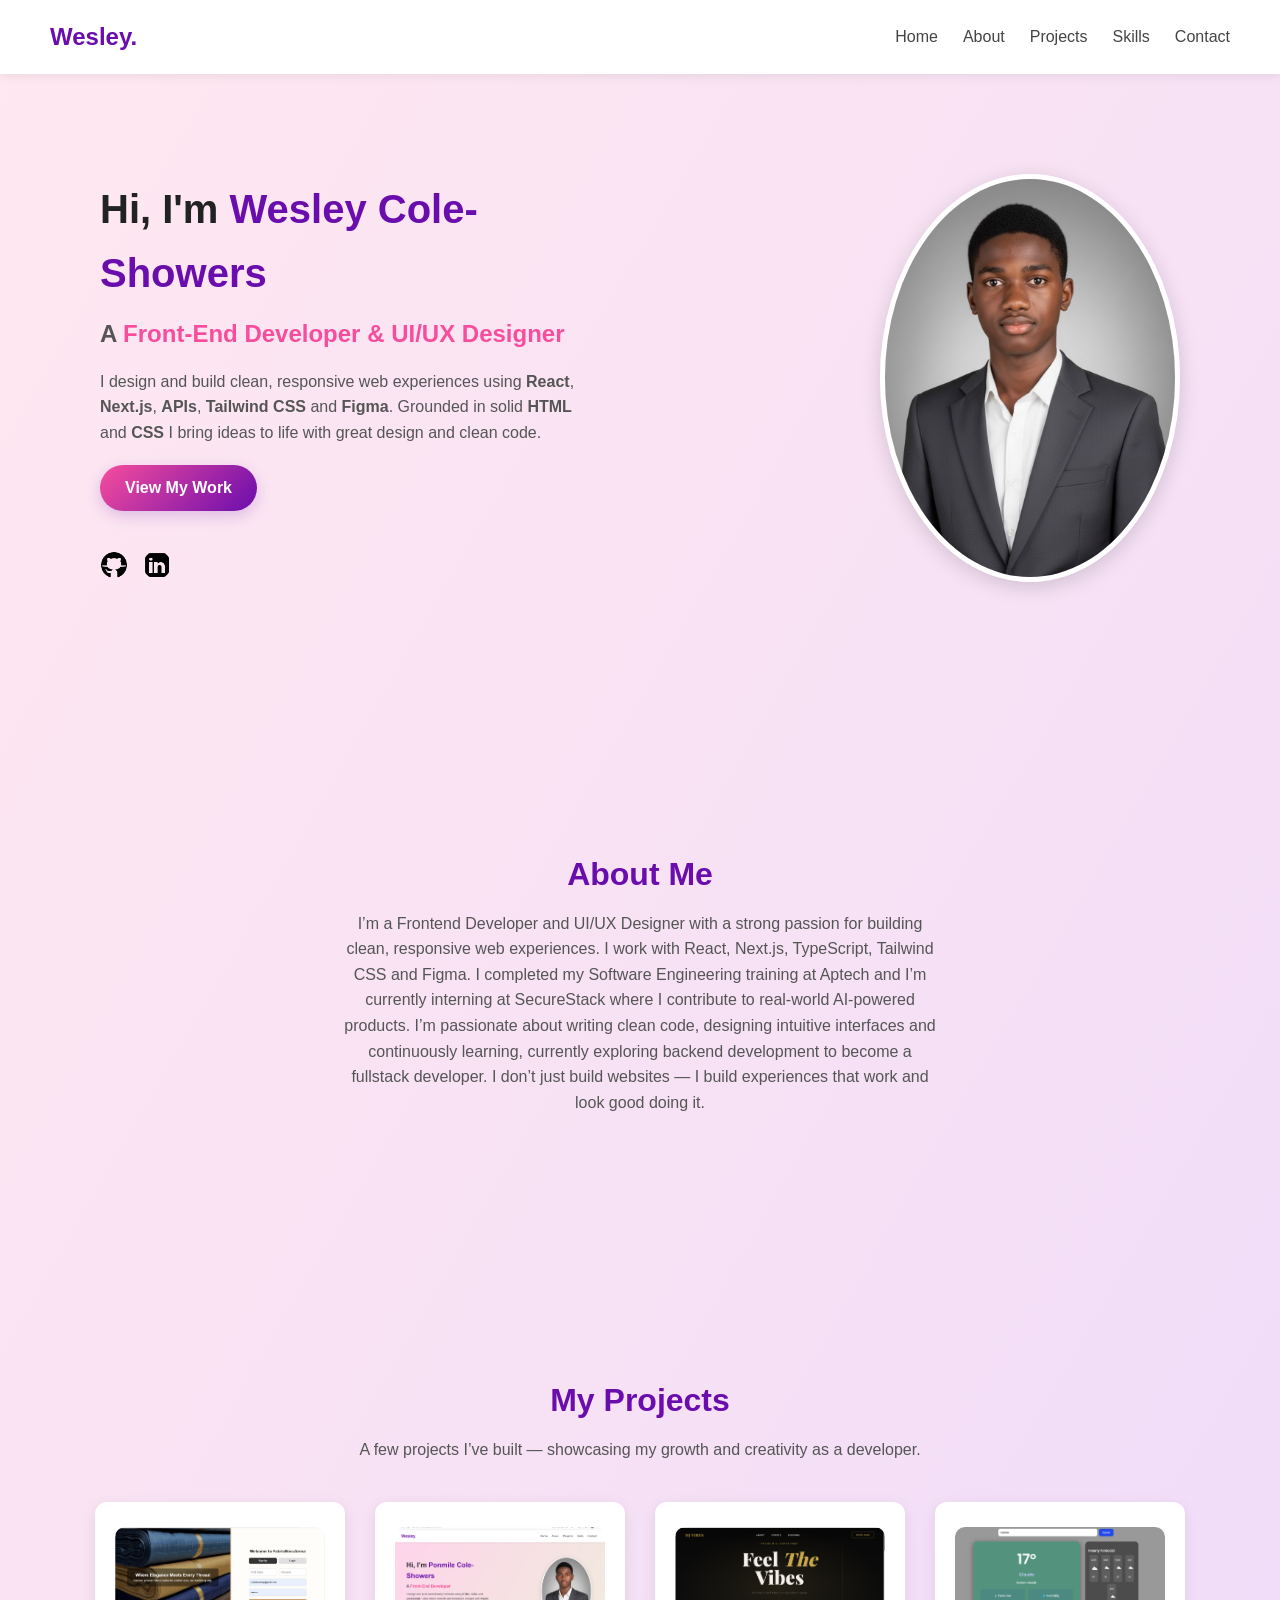
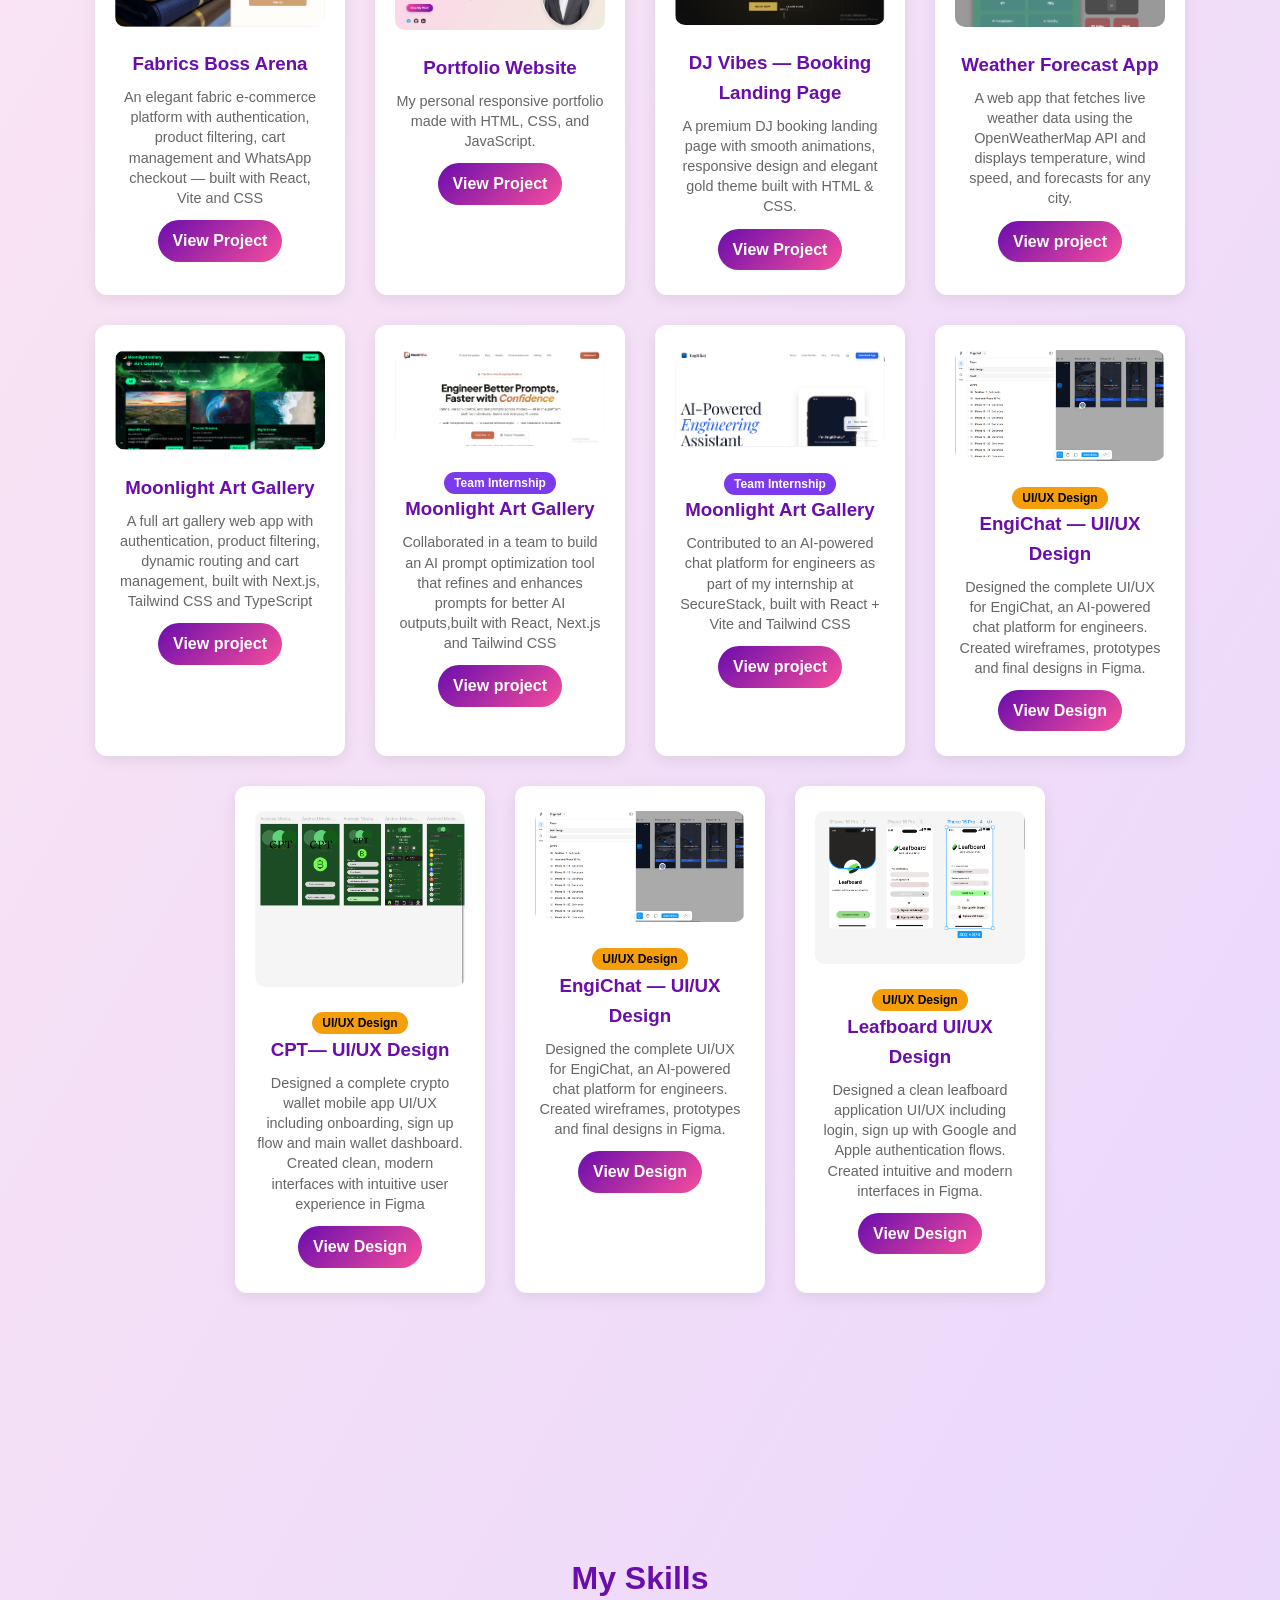
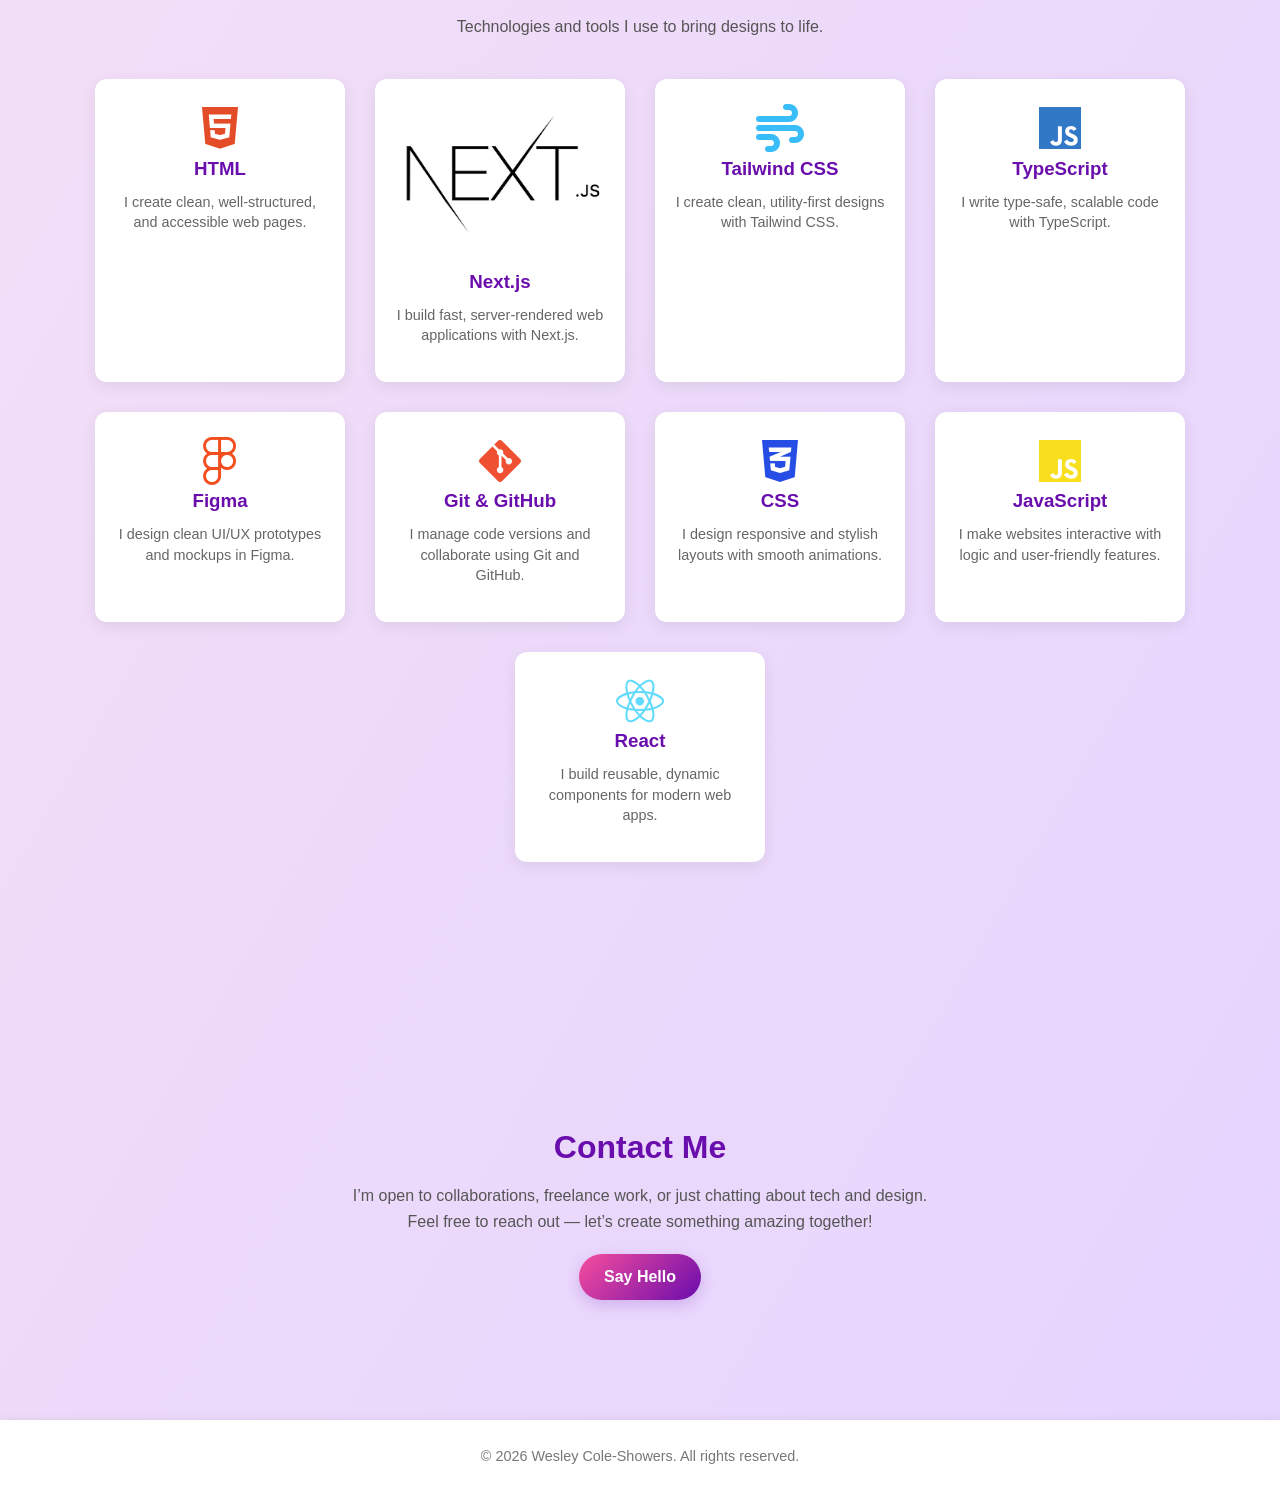
<file: index.html>
<!doctype html>
<html lang="en">
  <head>
    <meta charset="UTF-8" />
    <meta name="viewport" content="width=device-width, initial-scale=1.0" />
    <title>Wesley Cole-Showers | Portfolio</title>

    <link
      rel="stylesheet"
      href="https://cdnjs.cloudflare.com/ajax/libs/font-awesome/6.6.0/css/all.min.css"
    />
    <link rel="stylesheet" href="portfolio.css" />
  </head>
  <body>
    <!-- ===== HEADER ===== -->
    <header>
      <div class="logo">Wesley<span class="highlight">.</span></div>
      <nav>
        <ul>
          <li><a href="#home">Home</a></li>
          <li><a href="#about">About</a></li>
          <li><a href="#portfolio">Projects</a></li>
          <li><a href="#skills">Skills</a></li>
          <li><a href="#contact">Contact</a></li>
        </ul>
      </nav>
    </header>

    <!-- ===== HOME SECTION ===== -->
    <section id="home" class="hero">
      <div class="intro-text">
        <h1>Hi, I'm <span class="highlight">Wesley Cole-Showers</span></h1>
        <h2>
          A <span class="role">Front-End Developer & UI/UX Designer</span>
        </h2>
        <p>
          I design and build clean, responsive web experiences using
          <strong>React</strong>, <strong>Next.js</strong>,
          <strong>APIs</strong>, <strong>Tailwind CSS</strong> and
          <strong>Figma</strong>. Grounded in solid <strong>HTML</strong> and
          <strong>CSS</strong>
          I bring ideas to life with great design and clean code.
        </p>
        <a href="#portfolio" class="btn">View My Work</a>

        <div class="social-links">
          <a href="Link: https://github.com/Weslycole1"
            ><img src="images/github.png" alt=""
          /></a>
          <a href="#"><img src="images/linkedin.png" alt="" /></a>
        </div>
      </div>

      <div class="profile-img">
        <img
          src="images/WhatsApp Image 2025-10-19 at 14.12.51_e503bb48.jpg"
          alt="Ponmile Cole-Showers"
        />
      </div>
    </section>

    <!-- ===== ABOUT SECTION ===== -->
    <section id="about" class="section">
      <h2>About Me</h2>
      <p>
        I’m a Frontend Developer and UI/UX Designer with a strong passion for
        building clean, responsive web experiences. I work with React, Next.js,
        TypeScript, Tailwind CSS and Figma. I completed my Software Engineering
        training at Aptech and I’m currently interning at SecureStack where I
        contribute to real-world AI-powered products. I’m passionate about
        writing clean code, designing intuitive interfaces and continuously
        learning, currently exploring backend development to become a fullstack
        developer. I don’t just build websites — I build experiences that work
        and look good doing it.
      </p>
    </section>

    <!-- ===== PROJECTS SECTION ===== -->
    <section id="portfolio" class="section">
      <h2>My Projects</h2>
      <p>
        A few projects I’ve built — showcasing my growth and creativity as a
        developer.
      </p>

      <div class="portfolio-container">
        <div class="project-card">
          <img src="images/project1.png" alt="Project 1" />
          <h3>Fabrics Boss Arena</h3>
          <p>
            An elegant fabric e-commerce platform with authentication, product
            filtering, cart management and WhatsApp checkout — built with React,
            Vite and CSS
          </p>
          <a href="https://fabricsbossarena-dv7m.vercel.app" class="view-btn"
            >View Project</a
          >
        </div>

        <div class="project-card">
          <img src="images/project2.png" alt="Project 2" />
          <h3>Portfolio Website</h3>
          <p>
            My personal responsive portfolio made with HTML, CSS, and
            JavaScript.
          </p>
          <a href="index.html" class="view-btn">View Project</a>
        </div>

        <div class="project-card">
          <img src="images/dj-landing-page.png" alt="Project 3" />
          <h3>DJ Vibes — Booking Landing Page</h3>
          <p>
            A premium DJ booking landing page with smooth animations, responsive
            design and elegant gold theme built with HTML & CSS.
          </p>
          <a href="https://dj-booking-landing-page.vercel.app" class="view-btn"
            >View Project</a
          >
        </div>

        <div class="project-card">
          <img src="images/project4.png" alt="project 4" />
          <h3>Weather Forecast App</h3>
          <p>
            A web app that fetches live weather data using the OpenWeatherMap
            API and displays temperature, wind speed, and forecasts for any
            city.
          </p>
          <a href="weather.html" class="view-btn">View project</a>
        </div>
        <div class="project-card">
          <img src="images/project5.png" alt="project 4" />
          <h3>Moonlight Art Gallery</h3>
          <p>
            A full art gallery web app with authentication, product filtering,
            dynamic routing and cart management, built with Next.js, Tailwind
            CSS and TypeScript
          </p>
          <a href="https://moonlight-gallery.vercel.app" class="view-btn"
            >View project</a
          >
        </div>

        <div class="project-card">
          <img src="images/project6.png" alt="project 6" />
          <span
            style="
              background-color: #7c3aed;
              color: white;
              padding: 4px 10px;
              border-radius: 20px;
              font-size: 12px;
              font-weight: bold;
            "
            >Team Internship</span
          >
          <h3>Moonlight Art Gallery</h3>
          <p>
            Collaborated in a team to build an AI prompt optimization tool that
            refines and enhances prompts for better AI outputs,built with React,
            Next.js and Tailwind CSS
          </p>
          <a href="https://www.promptpal.app/" class="view-btn">View project</a>
        </div>

        <div class="project-card">
          <img src="images/project7.png" alt="project 7" />
          <span
            style="
              background-color: #7c3aed;
              color: white;
              padding: 4px 10px;
              border-radius: 20px;
              font-size: 12px;
              font-weight: bold;
            "
            >Team Internship</span
          >
          <h3>Moonlight Art Gallery</h3>
          <p>
            Contributed to an AI-powered chat platform for engineers as part of
            my internship at SecureStack, built with React + Vite and Tailwind
            CSS
          </p>
          <a href="https://www.engichat.com/" class="view-btn">View project</a>
        </div>
        <div class="project-card">
          <img src="images/engichat-figma.png" alt="EngiChat UI/UX" />
          <span
            style="
              background-color: #f59e0b;
              color: black;
              padding: 4px 10px;
              border-radius: 20px;
              font-size: 12px;
              font-weight: bold;
            "
            >UI/UX Design</span
          >
          <h3>EngiChat — UI/UX Design</h3>
          <p>
            Designed the complete UI/UX for EngiChat, an AI-powered chat
            platform for engineers. Created wireframes, prototypes and final
            designs in Figma.
          </p>
          <a
            href="https://www.figma.com/design/zNwuqJN5dCDVuUyzwONMUC/Engichat?m=auto&t=z4TZSPEVtSgW4dP0-6"
            class="view-btn"
            >View Design</a
          >
        </div>
        <div class="project-card">
          <img src="images/cpt crypto.png" alt="CPT UI/UX" />
          <span
            style="
              background-color: #f59e0b;
              color: black;
              padding: 4px 10px;
              border-radius: 20px;
              font-size: 12px;
              font-weight: bold;
            "
            >UI/UX Design</span
          >
          <h3>CPT— UI/UX Design</h3>
          <p>
            Designed a complete crypto wallet mobile app UI/UX including
            onboarding, sign up flow and main wallet dashboard. Created clean,
            modern interfaces with intuitive user experience in Figma
          </p>
          <a
            href="https://www.figma.com/file/6zGNmuSQAMUUfpTzqfMtWz?node-id=0-1&p=f&t=QMO7ABYrn6nPNDI0-0&type=design&mode=design&fuid=1542130217453490880"
            class="view-btn"
            >View Design</a
          >
        </div>
        <div class="project-card">
          <img src="images/engichat-figma.png" alt="EngiChat UI/UX" />
          <span
            style="
              background-color: #f59e0b;
              color: black;
              padding: 4px 10px;
              border-radius: 20px;
              font-size: 12px;
              font-weight: bold;
            "
            >UI/UX Design</span
          >
          <h3>EngiChat — UI/UX Design</h3>
          <p>
            Designed the complete UI/UX for EngiChat, an AI-powered chat
            platform for engineers. Created wireframes, prototypes and final
            designs in Figma.
          </p>
          <a
            href="https://www.figma.com/design/zNwuqJN5dCDVuUyzwONMUC/Engichat?m=auto&t=z4TZSPEVtSgW4dP0-6"
            class="view-btn"
            >View Design</a
          >
        </div>

        <div class="project-card">
          <img src="images/leafboard.png" alt="CPT UI/UX" />
          <span
            style="
              background-color: #f59e0b;
              color: black;
              padding: 4px 10px;
              border-radius: 20px;
              font-size: 12px;
              font-weight: bold;
            "
            >UI/UX Design</span
          >
          <h3>Leafboard UI/UX Design</h3>
          <p>
            Designed a clean leafboard application UI/UX including login, sign
            up with Google and Apple authentication flows. Created intuitive and
            modern interfaces in Figma.
          </p>
          <a
            href="https://www.figma.com/file/UXgFrVowb2uGomWaP551M1?node-id=3-10&t=HocPcRwb3GWpzjTj-0&type=design&mode=design&fuid=1542130217453490880"
            class="view-btn"
            >View Design</a
          >
        </div>
      </div>
    </section>

    <!-- ===== SKILLS SECTION ===== -->
    <section id="skills" class="section">
      <h2>My Skills</h2>
      <p>Technologies and tools I use to bring designs to life.</p>

      <div class="portfolio-container">
        <div class="project-card">
          <i class="fa-brands fa-html5 fa-3x" style="color: #e34c26"></i>
          <h3>HTML</h3>
          <p>I create clean, well-structured, and accessible web pages.</p>
        </div>

        <div class="project-card">
          <img src="images/next.png" width="50" alt="Next.js" />
          <h3>Next.js</h3>
          <p>I build fast, server-rendered web applications with Next.js.</p>
        </div>

        <!-- Tailwind CSS -->
        <div class="project-card">
          <i class="fa-solid fa-wind fa-3x" style="color: #38bdf8"></i>
          <h3>Tailwind CSS</h3>
          <p>I create clean, utility-first designs with Tailwind CSS.</p>
        </div>

        <!-- TypeScript -->
        <div class="project-card">
          <i class="fa-brands fa-js fa-3x" style="color: #3178c6"></i>
          <h3>TypeScript</h3>
          <p>I write type-safe, scalable code with TypeScript.</p>
        </div>

        <!-- Figma -->
        <div class="project-card">
          <i class="fa-brands fa-figma fa-3x" style="color: #f24e1e"></i>
          <h3>Figma</h3>
          <p>I design clean UI/UX prototypes and mockups in Figma.</p>
        </div>

        <!-- Git -->
        <div class="project-card">
          <i class="fa-brands fa-git-alt fa-3x" style="color: #f05032"></i>
          <h3>Git & GitHub</h3>
          <p>I manage code versions and collaborate using Git and GitHub.</p>
        </div>

        <div class="project-card">
          <i class="fa-brands fa-css3-alt fa-3x" style="color: #264de4"></i>
          <h3>CSS</h3>
          <p>I design responsive and stylish layouts with smooth animations.</p>
        </div>

        <div class="project-card">
          <i class="fa-brands fa-js fa-3x" style="color: #f7df1e"></i>
          <h3>JavaScript</h3>
          <p>
            I make websites interactive with logic and user-friendly features.
          </p>
        </div>

        <div class="project-card">
          <i class="fa-brands fa-react fa-3x" style="color: #61dafb"></i>
          <h3>React</h3>
          <p>I build reusable, dynamic components for modern web apps.</p>
        </div>
      </div>
    </section>

    <!-- ===== CONTACT SECTION ===== -->
    <section id="contact" class="section">
      <h2>Contact Me</h2>
      <p>
        I’m open to collaborations, freelance work, or just chatting about tech
        and design. Feel free to reach out — let’s create something amazing
        together!
      </p>
      <a href="mailto:coleshowersp@gmail.com" class="btn">Say Hello</a>
    </section>

    <!-- ===== FOOTER ===== -->
    <footer>
      <p>© 2026 Wesley Cole-Showers. All rights reserved.</p>
    </footer>
  </body>
</html>
</file>
<file: portfolio.css>
/* ===== General Reset ===== */
* {
  margin: 0;
  padding: 0;
  box-sizing: border-box;
}

body {
  font-family: "Poppins", sans-serif;
  color: #222;
  line-height: 1.6;
  animation: colorShift 20s ease infinite;
  background: linear-gradient(120deg, #ffe8f0, #e5d4ff);
  transition: background 1s ease;
}

/* ===== Background Animation ===== */
@keyframes colorShift {
  0% { background: linear-gradient(120deg, #ffe8f0, #6c3bb7); }
  25% { background: linear-gradient(120deg, #d4f1ff, #ffe8f0); }
  50% { background: linear-gradient(120deg, #fff4d4, #d4f1ff); }
  75% { background: linear-gradient(120deg, #ffd4eb, #e5ffd4); }
  100% { background: linear-gradient(120deg, #ffe8f0, #e5d4ff); }
}

/* ===== Header ===== */
header {
  display: flex;
  justify-content: space-between;
  align-items: center;
  padding: 18px 50px;
  background: white;
  box-shadow: 0 2px 10px rgba(0, 0, 0, 0.08);
  position: sticky;
  top: 0;
  z-index: 1000;
}

.logo {
  font-size: 1.5rem;
  font-weight: 700;
  color: #6a0dad;
}

nav ul {
  display: flex;
  list-style: none;
}

nav ul li {
  margin-left: 25px;
}

nav ul li a {
  text-decoration: none;
  color: #444;
  font-weight: 500;
  transition: 0.3s;
}

nav ul li a:hover {
  color: #6a0dad;
}

/* ===== Hero Section ===== */
.hero {
  display: flex;
  justify-content: space-between;
  align-items: center;
  padding: 100px 80px;
  flex-wrap: wrap;
  border-radius: 0 0 60px 60px;
}

.intro-text {
  max-width: 500px;
}

.intro-text h1 {
  font-size: 2.5rem;
  color: #222;
  margin-bottom: 10px;
}

.intro-text h2 {
  font-size: 1.5rem;
  margin-bottom: 15px;
  color: #555;
}

.intro-text p {
  color: #555;
  font-size: 1rem;
}

.highlight {
  color: #6a0dad;
}

.role {
  color: #f74d9c;
}

.btn {
  display: inline-block;
  margin: 20px 0;
  padding: 10px 25px;
  background: linear-gradient(135deg, #f74d9c, #6a0dad);
  color: white;
  border-radius: 25px;
  text-decoration: none;
  font-weight: 600;
  box-shadow: 0 5px 15px rgba(106, 13, 173, 0.2);
  transition: transform 0.3s ease, box-shadow 0.3s ease;
}

.btn:hover {
  transform: translateY(-3px);
  box-shadow: 0 8px 20px rgba(247, 77, 156, 0.3);
}

/* ===== Profile Image ===== */
.profile-img img {
  width: 300px;
  border-radius: 50%;
  border: 5px solid #fff;
  box-shadow: 0 5px 20px rgba(0, 0, 0, 0.15);
}

/* ===== Social Links ===== */
.social-links {
  margin-top: 20px;
  display: flex;
  gap: 15px;
  justify-content: flex-start; /* or center */
}

.social-links a img {
  width: 28px;   /* smaller size */
  height: 28px;  /* keeps them equal */
  transition: transform 0.3s ease, filter 0.3s ease;
  border-radius: 50%;
}

.social-links a img:hover {
  transform: scale(1.15);
  filter: drop-shadow(0 0 8px rgba(106, 13, 173, 0.3));
}

/* ===== Sections ===== */
.section {
  padding: 100px 50px;
  text-align: center;
  margin-top: 60px;
}

.section h2 {
  color: #6a0dad;
  margin-bottom: 10px;
  font-size: 2rem;
}

.section p {
  color: #555;
  max-width: 600px;
  margin: auto;
  font-size: 1rem;
}

/* ===== Portfolio Cards ===== */
.portfolio-container {
  display: flex;
  justify-content: center;
  flex-wrap: wrap;
  gap: 30px;
  margin-top: 40px;
}

.project-card {
  background: white;
  border-radius: 12px;
  width: 250px;
  text-align: center;
  padding: 25px 20px;
  box-shadow: 0 4px 15px rgba(0, 0, 0, 0.08);
  transition: transform 0.3s ease, box-shadow 0.3s ease;
}

.project-card:hover {
  transform: translateY(-8px);
  box-shadow: 0 8px 25px rgba(106, 13, 173, 0.2);
}

.project-card img {
  width: 100%;
  border-radius: 10px;
  margin-bottom: 15px;
}

.project-card h3 {
  color: #6a0dad;
  margin-bottom: 8px;
}

.project-card p {
  color: #666;
  font-size: 0.95rem;
  margin-bottom: 12px;
}

.project-card p {
  color: #666;
  font-size: 0.9rem;
  margin-top: 8px;
  line-height: 1.4;
}


/* ===== View Button ===== */
.view-btn {
  display: inline-block;
  padding: 8px 15px;
  background: linear-gradient(135deg, #6a0dad, #f74d9c);
  color: white;
  border-radius: 25px;
  font-weight: 600;
  text-decoration: none;
  transition: transform 0.3s ease;
}

.view-btn:hover {
  transform: scale(1.05);
}

/* ===== Footer ===== */
footer {
  background: #fff;
  box-shadow: 0 -2px 8px rgba(0, 0, 0, 0.05);
  padding: 25px 0;
  text-align: center;
  color: #777;
  font-size: 0.9rem;
}

/* ===== Smooth Scroll ===== */
html {
  scroll-behavior: smooth;
}

/* ============================================
   EXTRA LARGE SCREENS (1400px and above)
   For big monitors, TVs, ultrawide screens
============================================ */
@media (min-width: 1400px) {
  .hero {
    padding: 120px 140px;
  }

  .intro-text h1 {
    font-size: 3.5rem;
  }

  .profile-img img {
    width: 350px;
  }
}


/* ============================================
   LARGE SCREENS (1200px – 1399px)
   Normal large laptops
============================================ */
@media (max-width: 1399px) {
  .hero {
    padding: 100px 100px;
  }
}


/* ============================================
   MEDIUM SCREENS (992px – 1199px)
   Tablets in landscape, small laptops
============================================ */
@media (max-width: 1199px) {
  header {
    padding: 18px 30px;
  }

  .hero {
    padding: 80px 50px;
  }

  .intro-text h1 {
    font-size: 2.3rem;
  }

  .profile-img img {
    width: 260px;
  }
}


/* ============================================
   TABLETS (768px – 991px)
   iPads, Samsung Tabs, etc.
============================================ */
@media (max-width: 991px) {
  header {
    padding: 18px 25px;
  }

  nav ul li {
    margin-left: 15px;
  }

  .hero {
    gap: 40px;
    text-align: center;
    flex-direction: column;
    padding: 70px 40px;
  }

  .profile-img img {
    width: 220px;
  }

  .portfolio-container {
    gap: 20px;
  }

  .project-card {
    width: 280px;
  }
}


/* ============================================
   LARGE MOBILE (600px – 767px)
   Big phones, foldables, small tablets
============================================ */
@media (max-width: 767px) {
  header {
    flex-direction: column;
    text-align: center;
  }

  nav ul {
    margin-top: 10px;
    gap: 18px;
  }

  .hero {
    padding: 60px 30px;
    text-align: center;
  }

  .intro-text h1 {
    font-size: 2rem;
  }

  .profile-img img {
    width: 200px;
  }

  .project-card {
    width: 80%;
  }
}


/* ============================================
   NORMAL MOBILE (480px – 599px)
   Standard Androids + iPhones
============================================ */
@media (max-width: 599px) {
  .hero {
    padding: 50px 20px;
  }

  .intro-text h1 {
    font-size: 1.8rem;
  }

  .intro-text h2 {
    font-size: 1.1rem;
  }

  .profile-img img {
    width: 180px;
  }

  .section {
    padding: 50px 20px;
  }

  .project-card {
    width: 90%;
  }
}


/* ============================================
   SMALL MOBILE (under 400px)
   Very small screens: iPhone SE, small Androids
============================================ */
@media (max-width: 400px) {
  .intro-text h1 {
    font-size: 1.6rem;
  }

  header {
    padding: 12px 10px;
  }

  nav ul li {
    margin-left: 10px;
  }

  .profile-img img {
    width: 150px;
  }

  .project-card {
    width: 95%;
    padding: 20px 15px;
  }
}
</file>
